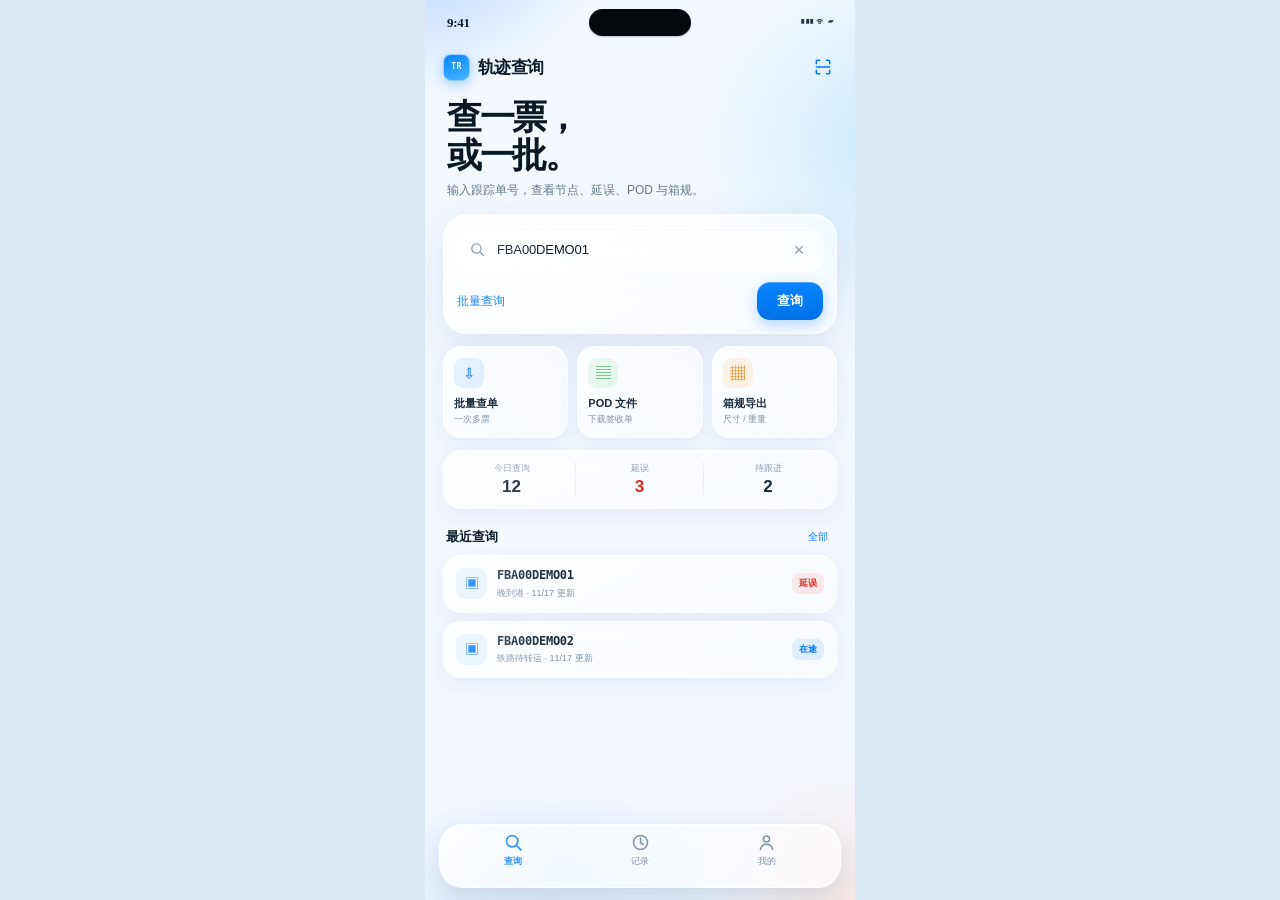
<file: index.html>
<!DOCTYPE html>
<html lang="zh-CN">
<head>
<meta charset="UTF-8">
<meta name="viewport" content="width=device-width,initial-scale=1,maximum-scale=1,user-scalable=no,viewport-fit=cover">
<meta name="theme-color" content="#F5F7FB">
<meta name="apple-mobile-web-app-capable" content="yes">
<meta name="apple-mobile-web-app-status-bar-style" content="default">
<meta name="apple-mobile-web-app-title" content="轨迹查询">
<meta name="mobile-web-app-capable" content="yes">
<meta name="format-detection" content="telephone=no">
<link rel="manifest" href="manifest.webmanifest">
<link rel="apple-touch-icon" href="icon-192.png">
<title>轨迹查询 · iOS</title>
<link rel="stylesheet" href="style.css?v=20261117h">
</head>
<body>
<div class="app">
  <div class="statusbar"><span>9:41</span><span class="sb-right">▮▮▮ ᯤ ▰</span></div>
  <div class="island"></div>

  <!-- 查询首页 -->
  <section class="screen query" id="screen-query">
    <header class="appbar">
      <div class="logo">TR</div>
      <div class="appbar-title">轨迹查询</div>
      <button class="icon-btn" title="扫码"><svg viewBox="0 0 24 24"><path d="M4 8V5a1 1 0 0 1 1-1h3M16 4h3a1 1 0 0 1 1 1v3M20 16v3a1 1 0 0 1-1 1h-3M8 20H5a1 1 0 0 1-1-1v-3M4 12h16"/></svg></button>
    </header>
    <main class="scroll body-query">
      <div class="welcome">
        <h1>查一票，<br>或一批。</h1>
        <p>输入跟踪单号，查看节点、延误、POD 与箱规。</p>
      </div>
      <div class="search-card">
        <div class="search-row">
          <svg class="search-ico" viewBox="0 0 24 24"><circle cx="10.5" cy="10.5" r="6.5"/><path d="m16 16 4.5 4.5"/></svg>
          <input id="noInput" value="FBA00DEMO01" placeholder="输入或粘贴跟踪单号" spellcheck="false">
          <button class="clear" id="clearBtn">×</button>
        </div>
        <div class="search-actions"><button class="text-btn" id="batchBtn">批量查询</button><button class="primary" id="queryBtn">查询</button></div>
      </div>
      <div class="quick-grid">
        <button class="quick"><span class="qico blue">⇩</span><b>批量查单</b><small>一次多票</small></button>
        <button class="quick"><span class="qico green">▤</span><b>POD 文件</b><small>下载签收单</small></button>
        <button class="quick"><span class="qico orange">▦</span><b>箱规导出</b><small>尺寸 / 重量</small></button>
      </div>
      <div class="overview">
        <div><span>今日查询</span><b id="statTotal">12</b></div>
        <div><span>延误</span><b class="red" id="statDelay">3</b></div>
        <div><span>待跟进</span><b id="statPending">2</b></div>
      </div>
      <div class="section-head"><h2>最近查询</h2><button>全部</button></div>
      <div class="recent-list" id="recentList">
        <button class="recent" data-go="results"><span class="r-ico">▣</span><span class="r-main"><b>FBA00DEMO01</b><small>晚到港 · 11/17 更新</small></span><span class="r-state late">延误</span></button>
        <button class="recent" data-go="detail"><span class="r-ico">▣</span><span class="r-main"><b>FBA00DEMO02</b><small>铁路待转运 · 11/17 更新</small></span><span class="r-state rail">在途</span></button>
      </div>
    </main>
    <nav class="tabbar"><button class="on"><svg viewBox="0 0 24 24"><circle cx="10.5" cy="10.5" r="6.5"/><path d="m16 16 4.5 4.5"/></svg><span>查询</span></button><button><svg viewBox="0 0 24 24"><circle cx="12" cy="12" r="8"/><path d="M12 7v5l3 2"/></svg><span>记录</span></button><button><svg viewBox="0 0 24 24"><circle cx="12" cy="8" r="3.5"/><path d="M5 20c.8-4 3.3-6 7-6s6.2 2 7 6"/></svg><span>我的</span></button></nav>
  </section>

  <!-- 查询结果 -->
  <section class="screen results" id="screen-results">
    <header class="appbar">
      <button class="icon-btn back" data-back="query">‹</button>
      <div class="appbar-title">查询结果 <span>3 票</span></div>
      <button class="icon-btn"><svg viewBox="0 0 24 24"><path d="M4 6h16M7 12h10M10 18h4"/></svg></button>
    </header>
    <main class="scroll body-results">
      <div class="filter-row" id="filterRow"></div>
      <div class="result-tools">
        <button id="allPodBtn">POD <b id="podTotal">0</b></button>
        <button id="allImgBtn">过机图 <b id="imgTotal">0</b></button>
        <button id="exportBtn">导出</button>
      </div>
      <div class="result-list" id="resultList"></div>
    </main>
  </section>

  <!-- 详情 -->
  <section class="screen detail" id="screen-detail">
    <header class="appbar">
      <button class="icon-btn back" data-back="results">‹</button>
      <div class="appbar-title">轨迹详情</div>
      <button class="icon-btn"><svg viewBox="0 0 24 24"><circle cx="12" cy="12" r="8"/><path d="M12 8h.01M12 12v5"/></svg></button>
    </header>
    <main class="scroll body-detail" id="detailContent"></main>
    <div class="sticky-action"><button class="outline" id="podBottom">POD</button><button class="primary" id="copyBottom">复制客户回复</button></div>
  </section>
</div>
<div class="sheet-backdrop" id="batchSheet" hidden><div class="sheet"><div class="sheet-handle"></div><h3>批量查询</h3><p>每行一个单号，也支持逗号、空格分隔</p><textarea id="batchNumbers" spellcheck="false" placeholder="FBA0000000001&#10;FBA0000000002"></textarea><div class="sheet-actions"><button class="outline" id="cancelBatch">取消</button><button class="primary" id="doBatch">开始查询</button></div></div></div>
<div class="sheet-backdrop" id="exportSheet" hidden><div class="sheet"><div class="sheet-handle"></div><h3>导出</h3><p>按当前查询结果生成表格，Excel 可直接打开</p><div class="option-list"><button data-export="summary"><b>轨迹概要</b><span>每票一行，含最新节点</span></button><button data-export="detail"><b>轨迹明细</b><span>全部节点，含操作人</span></button><button data-export="sla"><b>时效统计</b><span>状态、节点数、时效天数</span></button></div><div class="sheet-actions"><button class="outline" id="cancelExport">取消</button></div></div></div>
<div class="sheet-backdrop" id="downloadSheet" hidden><div class="sheet"><div class="sheet-handle"></div><h3 id="downloadTitle">文件</h3><div class="dl-hero" id="dlHero"><div class="dl-ring"><svg viewBox="0 0 80 80"><circle class="ring-bg" cx="40" cy="40" r="30"></circle><circle class="ring-arc" id="ringArc" cx="40" cy="40" r="30"></circle></svg><b id="ringPct">0%</b><span class="dl-check">✓</span></div><div class="dl-hero-copy"><strong id="dlState">正在读取文件</strong><p id="downloadSub"></p></div></div><div class="download-progress" id="downloadProgress"><i></i></div><div class="download-list" id="downloadList"></div><div class="sheet-actions"><button class="outline" id="cancelDownload">关闭</button><button class="primary" id="downloadAllBtn">全部下载</button></div></div></div>
<script src="app.js?v=20261117h"></script>
</body>
</html>
</file>
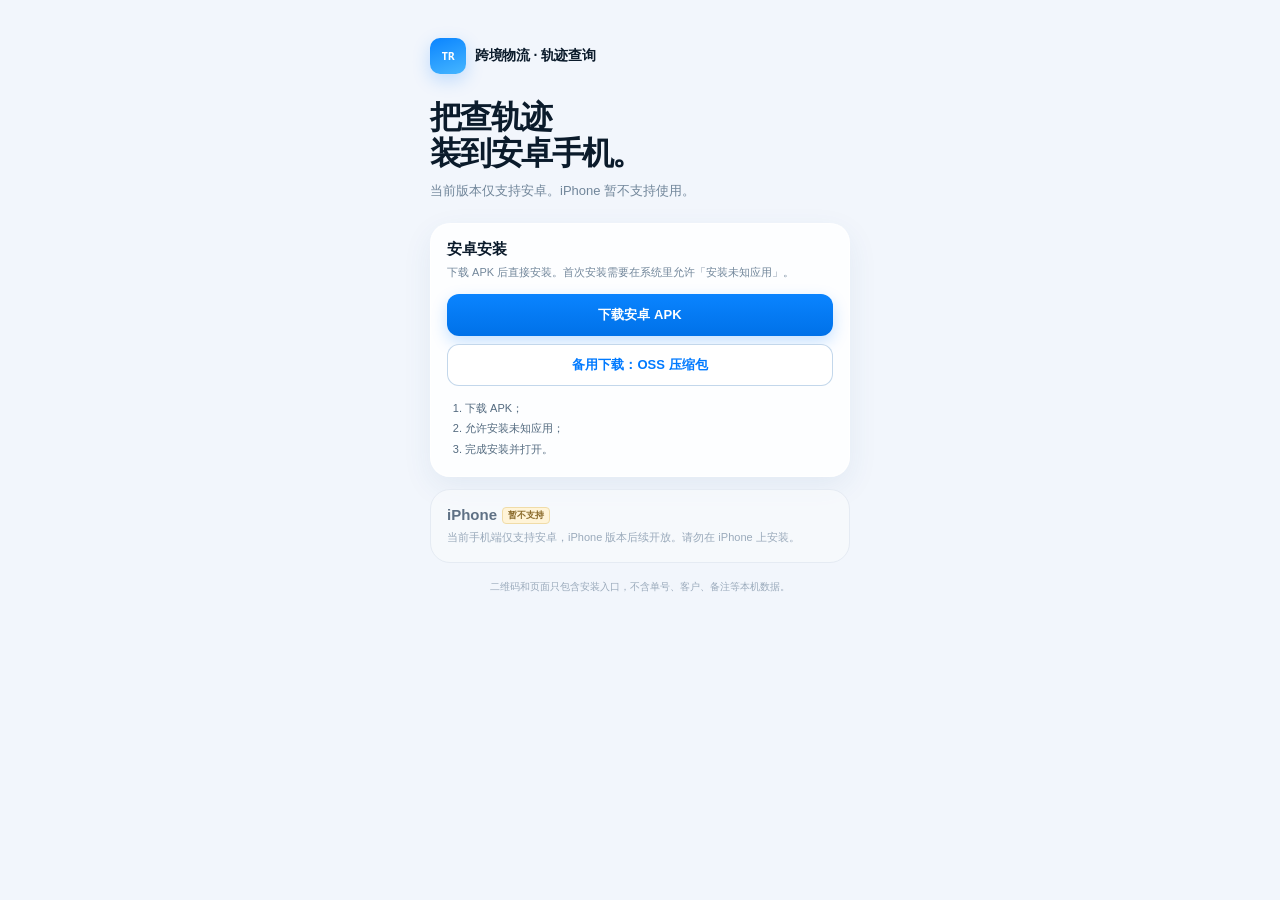
<file: install.html>
<!DOCTYPE html>
<html lang="zh-CN">
<head>
<meta charset="UTF-8">
<meta name="viewport" content="width=device-width,initial-scale=1,maximum-scale=1,user-scalable=no,viewport-fit=cover">
<meta name="theme-color" content="#F5F7FB">
<title>安装 · 跨境物流轨迹</title>
<style>
*{box-sizing:border-box}html,body{margin:0;min-height:100%;background:#F2F6FC;font-family:-apple-system,BlinkMacSystemFont,"SF Pro Text","PingFang SC","Microsoft YaHei",sans-serif;color:#0B1B2B}
body{display:flex;justify-content:center;padding:38px 20px calc(28px + env(safe-area-inset-bottom))}
.wrap{width:100%;max-width:420px}
.brand{display:flex;align-items:center;gap:9px;margin-bottom:26px}
.mark{width:36px;height:36px;border-radius:10px;background:linear-gradient(160deg,#0A84FF,#46B6FF);display:grid;place-items:center;color:#fff;font:700 11px Consolas,monospace;box-shadow:0 6px 18px rgba(0,122,255,.22)}
.brand b{font-size:14px;letter-spacing:-.02em}
h1{font-size:32px;line-height:1.12;letter-spacing:-.05em;margin:0 0 9px;font-weight:700}
.sub{font-size:13px;line-height:1.6;color:#71869A;margin:0 0 22px}
.card{background:rgba(255,255,255,.82);border:1px solid rgba(255,255,255,.95);border-radius:20px;padding:16px;margin-bottom:12px;box-shadow:0 10px 30px rgba(38,86,142,.08)}
.card h2{font-size:15px;margin:0 0 5px;font-weight:650}
.card p{font-size:11px;line-height:1.55;color:#71869A;margin:0 0 12px}
.card.disabled{background:rgba(248,250,253,.78);border-color:#E5EBF3;box-shadow:none}
.card.disabled h2{color:#5F7185}
.card.disabled p{margin-bottom:0;color:#9AAABB}
.disabled-tag{display:inline-block;font-size:9px;font-weight:600;color:#8A6A2A;background:#FFF4D8;border:1px solid #F0DCA8;border-radius:4px;padding:1px 5px;vertical-align:2px;margin-left:5px}
.btn{display:flex;align-items:center;justify-content:center;gap:6px;width:100%;height:42px;border-radius:12px;background:linear-gradient(180deg,#0A84FF,#0071E8);color:#fff;text-decoration:none;font-size:13px;font-weight:600;box-shadow:0 6px 16px rgba(0,122,255,.22)}
.btn.ghost{background:#fff;color:#007AFF;border:1px solid rgba(180,205,230,.8);box-shadow:none;margin-top:8px}
.steps{margin:0;padding-left:18px;font-size:11px;line-height:1.9;color:#536A7F}
.steps b{color:#0B1B2B}
.note{text-align:center;font-size:10px;color:#9AAABB;margin-top:16px;line-height:1.6}
</style>
</head>
<body>
<div class="wrap">
  <div class="brand"><div class="mark">TR</div><b>跨境物流 · 轨迹查询</b></div>
  <h1>把查轨迹<br>装到安卓手机。</h1>
  <p class="sub">当前版本仅支持安卓。iPhone 暂不支持使用。</p>

  <div class="card">
    <h2>安卓安装</h2>
    <p>下载 APK 后直接安装。首次安装需要在系统里允许「安装未知应用」。</p>
    <a class="btn" href="https://github.com/fls5885/mrzx-track/releases/download/v1.2/CrossBorderBrowser-Mobile.apk">下载安卓 APK</a>
    <a class="btn ghost" href="https://fls5885-release.oss-cn-hangzhou.aliyuncs.com/mobile/CrossBorderBrowser-Android.zip">备用下载：OSS 压缩包</a>
    <ol class="steps" style="margin-top:12px">
      <li>下载 APK；</li>
      <li>允许安装未知应用；</li>
      <li>完成安装并打开。</li>
    </ol>
  </div>

  <div class="card disabled">
    <h2>iPhone<span class="disabled-tag">暂不支持</span></h2>
    <p>当前手机端仅支持安卓，iPhone 版本后续开放。请勿在 iPhone 上安装。</p>
  </div>

  <div class="note">二维码和页面只包含安装入口，不含单号、客户、备注等本机数据。</div>
</div>
</body>
</html>
</file>
<file: style.css>
@import url("base.css");

:root{
  --ios-blue:#007AFF;--ios-blue-deep:#0062CC;--ios-green:#34C759;--ios-orange:#FF9500;--ios-red:#FF3B30;
}
html,body{background:#DCE8F6}
body{font-family:-apple-system,BlinkMacSystemFont,"SF Pro Display","SF Pro Text","PingFang SC","Microsoft YaHei",sans-serif;color:#0B1B2B}
.app{background:#F4F8FF;isolation:isolate}
.app:before{content:'';position:absolute;inset:-15%;z-index:0;pointer-events:none;background:
  radial-gradient(320px 280px at 8% 4%,rgba(0,122,255,.32),transparent 66%),
  radial-gradient(300px 260px at 98% 24%,rgba(90,200,250,.3),transparent 70%),
  radial-gradient(340px 280px at 34% 96%,rgba(191,219,254,.62),transparent 72%),
  radial-gradient(240px 220px at 90% 90%,rgba(255,214,194,.45),transparent 70%);
  filter:blur(4px)}
.screen,.statusbar{position:relative;z-index:1}

/* iOS chrome */
.statusbar{height:44px;background:transparent;color:#0B1B2B;padding:0 22px;font-size:13px;font-weight:600;letter-spacing:-.02em}
.sb-right{font-size:10px;color:#243447}
.island{position:absolute;top:9px;left:50%;transform:translateX(-50%);width:102px;height:27px;border-radius:18px;background:#05090E;z-index:10;box-shadow:0 1px 2px rgba(0,0,0,.2)}
.appbar{height:46px;background:transparent;border-bottom:0;padding:0 18px;gap:8px;backdrop-filter:none}
.logo{width:27px;height:27px;border-radius:8px;background:linear-gradient(160deg,#0A84FF,#46B6FF);color:#fff;font-size:8px;box-shadow:0 4px 12px rgba(0,122,255,.28);border:1px solid rgba(255,255,255,.5)}
.appbar-title{font-size:17px;font-weight:600;letter-spacing:-.03em;color:#0B1B2B}
.appbar-title span{font-size:11px;color:#7C8EA3;font-weight:400}
.icon-btn{color:#007AFF;width:30px;height:30px}
.icon-btn:active{background:rgba(255,255,255,.4)}
.icon-btn.back{color:#007AFF;font-size:28px;width:26px}
.scroll{background:transparent}
.scroll::-webkit-scrollbar{display:none}

/* query */
.body-query{background:transparent;padding:0 18px 96px}
.welcome{padding:8px 4px 15px}
.welcome h1{font-size:35px;line-height:1.08;letter-spacing:-.065em;margin:0 0 7px;font-weight:700;color:#081827}
.welcome p{font-size:12px;line-height:1.55;color:#64798D;margin:0;max-width:300px}
.search-card,.quick,.recent,.overview,.ship-card,.detail-head,.timeline-card,.mini-section{position:relative;overflow:hidden}
.search-card{background:linear-gradient(150deg,rgba(255,255,255,.83),rgba(255,255,255,.48));border:1px solid rgba(255,255,255,.9);border-radius:24px;padding:13px;box-shadow:0 14px 40px rgba(38,86,142,.12),inset 0 1px 0 rgba(255,255,255,.95);backdrop-filter:blur(28px) saturate(170%)}
.search-card:after,.quick:after,.recent:after,.overview:after,.ship-card:after,.detail-head:after,.timeline-card:after,.mini-section:after{content:'';position:absolute;inset:0;border-radius:inherit;background:linear-gradient(125deg,rgba(255,255,255,.62),transparent 30%);pointer-events:none;opacity:.52}
.tabbar:after{content:'';position:absolute;inset:0;border-radius:inherit;background:linear-gradient(120deg,rgba(255,255,255,.55),transparent 32%);pointer-events:none}

.search-row{height:43px;background:rgba(255,255,255,.58);border:1px solid rgba(255,255,255,.8);border-radius:14px;padding:0 11px;gap:9px;box-shadow:inset 0 1px 2px rgba(45,90,150,.05)}
.search-ico{width:17px;height:17px;color:#73879C}
.search-row input{font-size:13px;color:#0B1B2B;font-family:-apple-system,"SF Pro Text",sans-serif;letter-spacing:-.01em}
.clear{font-size:19px;color:#8FA1B4;width:24px}
.search-actions{margin-top:11px}
.text-btn{color:var(--ios-blue);font-size:12px}
.primary{height:38px;border-radius:13px;background:linear-gradient(180deg,#0A84FF,#0071E8);color:#fff;font-size:13px;font-weight:600;padding:0 20px;box-shadow:0 5px 14px rgba(0,122,255,.28),inset 0 1px 0 rgba(255,255,255,.28)}
.primary:active{background:#0062CC}
.quick-grid{gap:9px;margin-top:12px}
.quick{position:relative;background:linear-gradient(150deg,rgba(255,255,255,.76),rgba(255,255,255,.42));border:1px solid rgba(255,255,255,.9);border-radius:18px;padding:11px 10px;box-shadow:0 7px 22px rgba(38,86,142,.08),inset 0 1px 0 rgba(255,255,255,.9);backdrop-filter:blur(22px) saturate(160%)}
.quick b{font-size:11px;color:#192B3D}
.quick small{font-size:9px;color:#7F92A5}
.qico{width:30px;height:30px;border-radius:9px;font-size:15px;margin-bottom:6px}
.qico.blue{background:rgba(0,122,255,.1);color:#007AFF}
.qico.green{background:rgba(52,199,89,.1);color:#2AA34D}
.qico.orange{background:rgba(255,149,0,.11);color:#D97C00}
.section-head{margin:19px 3px 9px}
.section-head h2{font-size:13px;color:#0B1B2B;font-weight:650}
.section-head button{font-size:10px;color:#007AFF}
.overview{display:grid;grid-template-columns:repeat(3,1fr);background:linear-gradient(150deg,rgba(255,255,255,.74),rgba(255,255,255,.42));border:1px solid rgba(255,255,255,.9);border-radius:18px;padding:11px 4px;margin-top:12px;box-shadow:0 7px 22px rgba(38,86,142,.07),inset 0 1px 0 rgba(255,255,255,.9);backdrop-filter:blur(22px) saturate(160%)}
.overview div{text-align:center;border-right:1px solid rgba(130,165,200,.14)}
.overview div:last-child{border-right:0}
.overview span{display:block;font-size:9px;color:#8A9DAF;margin-bottom:2px}
.overview b{font-size:17px;color:#172A3B;font-weight:650;font-variant-numeric:tabular-nums}
.overview b.red{color:#D92D25}
.recent-list{gap:8px}
.recent{position:relative;background:linear-gradient(150deg,rgba(255,255,255,.78),rgba(255,255,255,.46));border:1px solid rgba(255,255,255,.9);border-radius:18px;padding:12px;box-shadow:0 7px 22px rgba(38,86,142,.07),inset 0 1px 0 rgba(255,255,255,.9);backdrop-filter:blur(22px) saturate(160%)}
.r-ico{width:31px;height:31px;border-radius:9px;background:rgba(0,122,255,.08);color:#007AFF}
.r-main b{color:#1A2B3D;font-size:12px}
.r-main small{color:#7F92A5;font-size:9px}
.r-state{border-radius:7px;font-size:9px;padding:4px 7px}
.r-state.late{background:rgba(255,59,48,.1);color:#D92D25}
.r-state.rail{background:rgba(0,122,255,.1);color:#007AFF}
.home-foot{display:none}
.tabbar{position:absolute;z-index:8;left:14px;right:14px;bottom:calc(12px + env(safe-area-inset-bottom));height:64px;border-radius:24px;background:rgba(255,255,255,.58);border:1px solid rgba(255,255,255,.85);box-shadow:0 12px 32px rgba(36,72,120,.16),inset 0 1px 0 rgba(255,255,255,.9);backdrop-filter:blur(30px) saturate(180%);padding:6px 10px 0;align-items:flex-start}
.tabbar button{color:#8193A6;font-size:9px;gap:2px}
.tabbar svg{width:21px;height:21px}
.tabbar button.on{color:#007AFF;font-weight:600}

/* results */
.results{background:transparent}
.appbar-title span{color:#7C8EA3}
.body-results{padding:0 14px 18px;background:transparent}
.filter-row{padding:4px 0 11px;gap:7px}
.filter{height:31px;border-radius:10px;border:1px solid rgba(255,255,255,.85);background:rgba(255,255,255,.52);backdrop-filter:blur(14px);font-size:10px;color:#63798E;padding:0 12px}
.filter.on{background:#0A84FF;border-color:#0A84FF;color:#fff;box-shadow:0 4px 12px rgba(0,122,255,.2)}
.filter.alert{color:#D92D25;border-color:rgba(255,59,48,.2);background:rgba(255,255,255,.52)}
.ship-card{position:relative;background:linear-gradient(150deg,rgba(255,255,255,.8),rgba(255,255,255,.5));border:1px solid rgba(255,255,255,.92);border-radius:22px;padding:14px;box-shadow:0 12px 32px rgba(38,86,142,.1),inset 0 1px 0 rgba(255,255,255,.95);backdrop-filter:blur(28px) saturate(170%)}
.ship-card.alert{border-left:3px solid #FF3B30}
.ship-no{font-size:13px;color:#0B1B2B;font-family:"SF Mono",Consolas,monospace}
.ship-meta{font-size:9px;color:#7F92A5}
.pill{border-radius:8px;font-size:9px;padding:4px 8px}
.pill.late{background:rgba(255,59,48,.1);color:#D92D25}
.pill.rail{background:rgba(0,122,255,.1);color:#007AFF}
.pill.port{background:rgba(52,199,89,.1);color:#2AA34D}
.progress{height:5px;border-radius:3px;gap:3px;margin:15px 0 6px}
.progress i{background:rgba(0,122,255,.12);border-radius:3px}
.progress i.done{background:#0A84FF;box-shadow:0 0 8px rgba(0,122,255,.3)}
.progress i.current{background:#7DC0FF}
.p-train{background:rgba(255,255,255,.6);color:#7F92A5;border-radius:5px;top:-20px;padding:2px 6px}
.progress-labels{color:#91A3B6;font-size:8px}
.ship-latest{color:#4C6276;font-size:10px}
.ship-latest b{color:#74879B}
.ship-bottom{border-top:1px solid rgba(255,255,255,.7);padding-top:9px}
.eta{color:#7F92A5}.eta b{color:#314559}
.files{color:#7F92A5}

/* detail */
.detail{background:transparent}
.body-detail{padding:0 14px 16px;background:transparent}
.detail-head{background:linear-gradient(150deg,rgba(255,255,255,.82),rgba(255,255,255,.5));border:1px solid rgba(255,255,255,.92);border-radius:22px;box-shadow:0 12px 32px rgba(38,86,142,.1),inset 0 1px 0 rgba(255,255,255,.95);backdrop-filter:blur(28px) saturate(170%)}
.delay-banner{background:rgba(255,59,48,.07);border:1px solid rgba(255,59,48,.18);border-radius:12px}
.stage-strip{display:flex;align-items:center;justify-content:space-between;margin-top:12px;padding-top:11px;border-top:1px solid rgba(130,165,200,.14);position:relative}
.stage-strip:before{content:'';position:absolute;left:13%;right:13%;top:16px;height:2px;background:rgba(0,122,255,.16);z-index:0}
.stage-strip span{position:relative;z-index:1;font-size:8.5px;color:#92A4B6;background:rgba(255,255,255,.55);padding:0 5px;border-radius:4px}
.stage-strip span:before{content:'';display:block;width:7px;height:7px;border-radius:50%;background:#C2D1DF;margin:0 auto 3px;box-shadow:0 0 0 3px rgba(255,255,255,.7)}
.stage-strip span.done{color:#007AFF}
.stage-strip span.done:before{background:#007AFF}
.stage-strip span.current{color:#0B1B2B;font-weight:600}
.stage-strip span.current:before{background:#fff;border:2px solid #007AFF;box-shadow:0 0 0 3px rgba(0,122,255,.14)}
.delay-banner b{color:#C9271F}
.delay-banner p{color:#A56A67}
.warn-ico{background:#FF3B30;color:#fff}
.detail-tabs{border-bottom-color:rgba(120,160,200,.15);gap:22px}
.detail-tabs button{color:#8093A7}
.detail-tabs button.on{color:#007AFF;border-bottom-color:#007AFF}
.timeline-card,.mini-section{background:linear-gradient(150deg,rgba(255,255,255,.8),rgba(255,255,255,.5));border:1px solid rgba(255,255,255,.92);border-radius:20px;box-shadow:0 9px 26px rgba(38,86,142,.08),inset 0 1px 0 rgba(255,255,255,.95);backdrop-filter:blur(24px) saturate(160%)}
.tl-item:before{background:rgba(0,122,255,.15)}
.tl-dot{background:#B8C9DA;border-color:rgba(255,255,255,.9)}
.tl-item.current .tl-dot{background:#007AFF;box-shadow:0 0 0 1px #007AFF,0 0 10px rgba(0,122,255,.3)}
.tl-item p{color:#4E6377}.tl-item time{color:#8FA2B5}
.mini-head h3{color:#263A4D}
.mini-head button,.mini-head span{color:#007AFF}
.info-grid{color:#8FA2B5}.info-grid b{color:#3C5267}
th{color:#8FA2B5;border-bottom-color:rgba(120,160,200,.18)}
td{color:#52687D;border-bottom-color:rgba(120,160,200,.1)}
.file{background:rgba(255,255,255,.6);border-color:rgba(255,255,255,.9);border-radius:10px;color:#52687D}
.detail-end{color:#95A8BA}
.sticky-action{background:rgba(255,255,255,.62);border-top:1px solid rgba(255,255,255,.85);backdrop-filter:blur(28px) saturate(180%);padding:8px 14px calc(8px + env(safe-area-inset-bottom));box-shadow:0 -8px 26px rgba(38,86,142,.08)}
.sticky-action .outline{background:rgba(255,255,255,.7);border:1px solid rgba(180,205,230,.8);color:#314559;border-radius:14px}
.sticky-action .primary{background:linear-gradient(180deg,#0A84FF,#0071E8);border-radius:14px;box-shadow:0 6px 16px rgba(0,122,255,.26)}

.sheet-backdrop{position:fixed;inset:0;background:rgba(12,24,36,.2);backdrop-filter:blur(5px);z-index:50;display:flex;align-items:flex-end;justify-content:center}
.sheet-backdrop[hidden]{display:none}
.sheet{width:min(430px,100%);background:rgba(255,255,255,.84);border:1px solid rgba(255,255,255,.9);border-radius:24px 24px 0 0;padding:10px 18px calc(18px + env(safe-area-inset-bottom));box-shadow:0 -16px 50px rgba(30,60,100,.16);backdrop-filter:blur(30px) saturate(180%)}
.sheet-handle{width:38px;height:4px;border-radius:2px;background:#C7D2DE;margin:0 auto 15px}
.sheet h3{font-size:18px;margin:0 0 4px;font-weight:650;letter-spacing:-.03em}
.sheet p{font-size:11px;color:#7F92A5;margin:0 0 10px}
.sheet textarea{width:100%;height:150px;border:1px solid #E0E7F0;border-radius:12px;background:rgba(247,250,253,.8);padding:10px;font:12px/1.7 Consolas,monospace;color:#203448;outline:none;resize:none}
.sheet-actions{display:flex;gap:8px;margin-top:11px}
.sheet-actions .outline{width:96px;height:40px;border-radius:12px;background:#fff;border:1px solid #DCE5EF;color:#3B4D61;font-size:12px}
.sheet-actions .primary{flex:1;height:40px;border-radius:12px;font-size:13px}
.toast.ios-toast{position:fixed;left:50%;bottom:calc(24px + env(safe-area-inset-bottom));transform:translateX(-50%) translateY(8px);background:rgba(17,29,41,.9);color:#fff;font-size:11px;padding:9px 13px;border-radius:12px;opacity:0;pointer-events:none;transition:.2s;z-index:60;backdrop-filter:blur(16px)}
.toast.ios-toast.on{opacity:1;transform:translateX(-50%)}
.empty-result{text-align:center;color:#8E9DAE;font-size:11px;padding:45px 10px}
.detail-pane[hidden]{display:none}

/* tracking copy + motion */
.tl-item{position:relative;padding-right:48px;animation:tlIn .38s cubic-bezier(.2,.8,.2,1) both;animation-delay:calc(var(--i,0) * 28ms)}
.tl-content{min-width:0}
.tl-copy{position:absolute;right:0;top:0;display:inline-flex;align-items:center;gap:2px;height:22px;padding:0 6px;border-radius:7px;background:rgba(0,122,255,.08);color:#007AFF;font-size:9px;-webkit-tap-highlight-color:transparent;transition:transform .16s ease,background .16s ease,color .16s ease}
.tl-copy svg{width:11px;height:11px;fill:none;stroke:currentColor;stroke-width:1.9;stroke-linecap:round;stroke-linejoin:round}
.tl-copy:active{transform:scale(.9)}
.tl-copy.copied{background:rgba(52,199,89,.12);color:#248A3D;animation:copyPop .32s cubic-bezier(.2,1.5,.4,1)}
.tl-item.current .tl-dot{animation:dotPulse 2.6s ease-in-out infinite}
.screen:not([hidden]){animation:screenIn .26s cubic-bezier(.2,.8,.2,1)}
.detail-pane:not([hidden]){animation:paneIn .22s ease-out}
.sheet-backdrop:not([hidden]) .sheet{animation:sheetUp .3s cubic-bezier(.2,.9,.25,1)}
@keyframes tlIn{from{opacity:0;transform:translateY(9px)}to{opacity:1;transform:none}}
@keyframes copyPop{0%{transform:scale(.9)}55%{transform:scale(1.08)}100%{transform:scale(1)}}
@keyframes dotPulse{0%,100%{box-shadow:0 0 0 1px #007AFF,0 0 0 3px rgba(0,122,255,.1)}50%{box-shadow:0 0 0 1px #007AFF,0 0 0 6px rgba(0,122,255,.16)}}
@keyframes screenIn{from{opacity:.45;transform:translateY(7px)}to{opacity:1;transform:none}}
@keyframes paneIn{from{opacity:.4;transform:translateY(4px)}to{opacity:1;transform:none}}
@keyframes sheetUp{from{opacity:.5;transform:translateY(30px)}to{opacity:1;transform:none}}
@media(prefers-reduced-motion:reduce){.tl-item,.screen:not([hidden]),.detail-pane:not([hidden]),.sheet-backdrop:not([hidden]) .sheet,.tl-item.current .tl-dot{animation:none!important}}

/* order number + current track copy */
.ship-no-line{display:flex;align-items:center;gap:7px;min-width:0;flex-wrap:wrap}
.inline-copy{display:inline-flex;align-items:center;gap:2px;height:21px;padding:0 6px;border-radius:6px;background:rgba(0,122,255,.08);color:#007AFF;font-size:9px;font-weight:500;-webkit-tap-highlight-color:transparent;transition:transform .16s ease,background .16s ease,color .16s ease}
.inline-copy svg,.copy-current svg{width:11px;height:11px;fill:none;stroke:currentColor;stroke-width:1.9;stroke-linecap:round;stroke-linejoin:round}
.inline-copy:active,.copy-current:active{transform:scale(.94)}
.inline-copy.copied,.copy-current.copied{background:rgba(52,199,89,.12);color:#248A3D;animation:copyPop .32s cubic-bezier(.2,1.5,.4,1)}
.current-copy-row{display:flex;align-items:center;justify-content:space-between;gap:8px;margin-top:10px;padding-top:10px;border-top:.5px solid rgba(120,160,200,.16)}
.current-copy-label{font-size:10px;color:#8FA2B5}
.copy-current{display:inline-flex;align-items:center;gap:4px;height:30px;padding:0 10px;border-radius:8px;background:rgba(0,122,255,.08);color:#007AFF;font-size:11px;font-weight:500;-webkit-tap-highlight-color:transparent;transition:transform .16s ease,background .16s ease,color .16s ease}
.current-copy-row + .stage-strip{border-top:0;padding-top:10px}

/* real phone: use the system status bar, never the fake iPhone chrome */
html.mobile-device .statusbar,html.mobile-device .island{display:none!important}
html.mobile-device .app{height:100dvh}
html.mobile-device .appbar{padding-top:env(safe-area-inset-top);height:auto;min-height:46px}

/* platform adaptation */
html,body{overscroll-behavior:none}
html.platform-ios .app,html.platform-android .app{height:100dvh}
html.platform-ios.mobile-device .appbar{padding-top:env(safe-area-inset-top);height:auto;min-height:calc(46px + env(safe-area-inset-top))}
html.platform-android.mobile-device .appbar{padding-top:0;height:46px;min-height:46px}
html.platform-ios .search-row input,html.platform-ios .sheet textarea{font-size:16px}
html.platform-ios .search-row{height:44px}
html.platform-ios .scroll{-webkit-overflow-scrolling:touch}
html.platform-android .tabbar{padding-bottom:calc(6px + env(safe-area-inset-bottom))}
html.platform-android .sticky-action{padding-bottom:calc(8px + env(safe-area-inset-bottom))}
html.platform-android .primary:active,html.platform-android .tl-copy:active,html.platform-android .inline-copy:active{opacity:.72}

/* screenshot-parity features */
.result-tools{display:flex;gap:7px;margin:0 0 10px}
.result-tools button{flex:1;height:34px;border-radius:9px;background:rgba(255,255,255,.68);border:.5px solid rgba(255,255,255,.9);color:#007AFF;font-size:11px;display:flex;align-items:center;justify-content:center;gap:4px;backdrop-filter:blur(14px);box-shadow:0 3px 10px rgba(38,86,142,.05)}
.result-tools button b{font-size:9px;min-width:15px;height:15px;border-radius:8px;background:#007AFF;color:#fff;display:inline-grid;place-items:center;padding:0 4px}
.result-tools button:active{transform:scale(.97);opacity:.75}
.filter-row{overflow-x:auto;flex-wrap:nowrap;padding-bottom:9px;margin-bottom:0}
.filter{flex:0 0 auto;white-space:nowrap}
.ship-tags{display:flex;gap:4px;flex-wrap:wrap;justify-content:flex-end}
.ship-tags .mini-tag{font-size:8px;color:#7F92A5;background:#F2F6FA;border-radius:4px;padding:2px 4px}
.ship-tags .mini-tag:first-child{color:#007AFF;background:rgba(0,122,255,.08)}
.meta-grid{display:grid;grid-template-columns:62px minmax(0,1fr);gap:9px 8px;font-size:11px;line-height:1.35}
.meta-grid span{color:#8FA2B5}
.meta-grid b{color:#3C5267;font-weight:500;word-break:break-word}
.trail-tools{display:flex;align-items:center;justify-content:space-between;padding:0 3px 8px;font-size:10px;color:#8FA2B5}
.operator-switch{display:flex;align-items:center;gap:5px;color:#63798E;font-size:10px}
.operator-switch input{accent-color:#007AFF;width:14px;height:14px;margin:0}
.tl-meta{display:flex;align-items:center;gap:6px;flex-wrap:wrap}
.tl-meta time{font-size:10px;color:#8FA2B5}
.tl-status{font-size:8px;color:#007AFF;background:rgba(0,122,255,.08);padding:2px 5px;border-radius:4px;line-height:1.4}
.tl-operator{display:none;margin-top:3px;font-size:9px;color:#9AAABB}
.timeline-card.show-operator .tl-operator{display:block}
.muted-file{color:#9AAABB!important;background:#F5F7FA!important}
.option-list{display:flex;flex-direction:column;gap:1px;background:#E9EEF5;border-radius:12px;overflow:hidden;margin:2px 0 4px}
.option-list button{background:#fff;text-align:left;padding:11px 12px;display:flex;flex-direction:column;gap:3px}
.option-list button:active{background:#F2F7FD}
.option-list b{font-size:12px;color:#172A3B;font-weight:600}
.option-list span{font-size:9px;color:#8FA2B5}
.download-list{max-height:42vh;overflow:auto;margin:2px 0 6px;border-top:.5px solid #E5EBF2}
.download-item{display:flex;align-items:center;justify-content:space-between;gap:8px;padding:9px 1px;border-bottom:.5px solid #E5EBF2}
.download-item div{min-width:0;display:flex;flex-direction:column;gap:2px}
.download-item b{font:500 10px Consolas,monospace;color:#26394C;white-space:nowrap;overflow:hidden;text-overflow:ellipsis}
.download-item span{font-size:9px;color:#8FA2B5;white-space:nowrap;overflow:hidden;text-overflow:ellipsis}
.download-one{flex:0 0 auto;font-size:10px;color:#007AFF;padding:4px 8px;border-radius:6px;background:rgba(0,122,255,.08);text-decoration:none}
.filter-row{scrollbar-width:none}
.filter-row::-webkit-scrollbar{display:none;height:0;width:0}

/* download feedback */
.download-progress{height:3px;background:#E6EDF6;border-radius:2px;overflow:hidden;margin:2px 0 8px}
.download-progress i{display:block;height:100%;width:0;background:linear-gradient(90deg,#0A84FF,#38BDF8);border-radius:2px;transition:width .35s cubic-bezier(.2,.8,.2,1)}
.download-loading{display:flex;align-items:center;gap:7px;padding:18px 4px;font-size:10px;color:#8FA2B5}
.spinner,.btn-spinner{display:inline-block;width:12px;height:12px;border:1.5px solid rgba(0,122,255,.25);border-top-color:#007AFF;border-radius:50%;animation:spin .7s linear infinite;vertical-align:-2px}
.download-empty{display:flex;flex-direction:column;gap:4px;padding:20px 4px;color:#8FA2B5}
.download-empty b{font-size:12px;color:#334155;font-weight:600}
.download-empty span{font-size:10px;line-height:1.5}
.result-tools button.loading{color:#5F8FC7;background:rgba(255,255,255,.5)}
.result-tools button:disabled{opacity:.55}
#downloadAllBtn:disabled{opacity:.5}
@keyframes spin{to{transform:rotate(360deg)}}
#downloadSheet{z-index:9999}
#downloadSheet:not([hidden]) .sheet{animation:sheetUp .3s cubic-bezier(.2,.9,.25,1)}
#downloadSheet .sheet{max-height:92dvh;overflow:auto}

/* download motion */
.dl-hero{display:flex;align-items:center;gap:13px;padding:3px 2px 11px}
.dl-ring{width:66px;height:66px;position:relative;flex:0 0 auto}
.dl-ring svg{width:66px;height:66px;transform:rotate(-90deg);display:block}
.ring-bg{fill:none;stroke:#E6EDF6;stroke-width:5}
.ring-arc{fill:none;stroke:#007AFF;stroke-width:5;stroke-linecap:round;stroke-dasharray:188.5;stroke-dashoffset:188.5;transition:stroke-dashoffset .38s cubic-bezier(.2,.8,.2,1),stroke .2s}
.dl-ring b{position:absolute;inset:0;display:grid;place-items:center;font:600 11px/1 Consolas,monospace;color:#007AFF;font-variant-numeric:tabular-nums}
.dl-check{display:none;position:absolute;inset:0;place-items:center;font-size:27px;font-weight:600;color:#34C759}
.dl-hero-copy{min-width:0;flex:1}
.dl-hero-copy strong{display:block;font-size:14px;font-weight:650;color:#172A3B;margin-bottom:3px}
.dl-hero-copy p{font-size:10px;line-height:1.45;color:#8FA2B5;margin:0}
.dl-hero.done .ring-arc{stroke:#34C759}
.dl-hero.done .dl-ring b{display:none}
.dl-hero.done .dl-check{display:grid;animation:checkPop .45s cubic-bezier(.2,1.6,.4,1)}
.dl-hero.empty .ring-arc{stroke:#CBD5E1}
.dl-hero.empty .dl-ring b{display:none}
.dl-hero.loading .dl-ring{animation:ringPulse 1.5s ease-in-out infinite}
.download-item{animation:fileIn .3s cubic-bezier(.2,.8,.2,1) both;animation-delay:calc(var(--i,0) * 22ms)}
@keyframes checkPop{0%{transform:scale(.4);opacity:0}65%{transform:scale(1.13);opacity:1}100%{transform:scale(1)}}
@keyframes ringPulse{0%,100%{filter:drop-shadow(0 0 0 rgba(0,122,255,0))}50%{filter:drop-shadow(0 0 7px rgba(0,122,255,.25))}}
@keyframes fileIn{from{opacity:0;transform:translateY(6px)}to{opacity:1;transform:none}}
@media(prefers-reduced-motion:reduce){.dl-hero.loading .dl-ring,.download-item{animation:none!important}}

/* detail files */
.pod-list{display:flex;flex-direction:column;gap:6px}
.pod-item{display:flex;align-items:center;gap:8px;padding:8px 9px;background:rgba(255,255,255,.65);border:.5px solid rgba(190,215,240,.65);border-radius:10px;text-decoration:none;color:#3C5267}
.pod-item:active{background:rgba(0,122,255,.06)}
.pod-icon{width:30px;height:30px;border-radius:7px;background:rgba(255,59,48,.08);color:#D92D25;font:600 8px/1 -apple-system,sans-serif;display:grid;place-items:center;flex:0 0 auto}
.pod-name{flex:1;min-width:0;font-size:11px;white-space:nowrap;overflow:hidden;text-overflow:ellipsis}
.pod-dl{font-size:10px;color:#007AFF;white-space:nowrap}
.photo-grid{display:grid;grid-template-columns:repeat(3,minmax(0,1fr));gap:6px}
.photo-cell{position:relative;aspect-ratio:1;border-radius:9px;overflow:hidden;background:#E9F0F8;display:flex;align-items:center;justify-content:center;text-decoration:none;border:.5px solid rgba(190,215,240,.6)}
.photo-cell img{width:100%;height:100%;object-fit:cover;display:block}
.photo-cell i{position:absolute;right:3px;bottom:3px;font:500 8px/1.2 Consolas,monospace;font-style:normal;color:#fff;background:rgba(17,29,41,.55);padding:2px 3px;border-radius:3px;backdrop-filter:blur(4px)}
.photo-fallback{flex-direction:column;gap:3px;color:#8FA2B5;font-size:9px;background:linear-gradient(135deg,#EFF5FB,#E2ECF6)}
.files-empty{font-size:10px;color:#9AAABB;padding:8px 2px}

/* Android edge-to-edge only when installed as PWA; native APK uses StatusBar plugin */
html.platform-android.standalone:not(.native-app) .appbar{padding-top:max(24px,env(safe-area-inset-top));height:auto;min-height:calc(46px + max(24px,env(safe-area-inset-top)))}
html.platform-android.native-app .appbar{padding-top:0;height:46px;min-height:46px}
.empty-trail{background:#fff;border-radius:12px;padding:30px 16px;text-align:center;color:#9AAABB;font-size:12px;line-height:1.6}
.empty-trail span{font-size:10px;color:#AEBBC9}
.copy-current:disabled,#copyBottom:disabled{opacity:.45}
</file>
